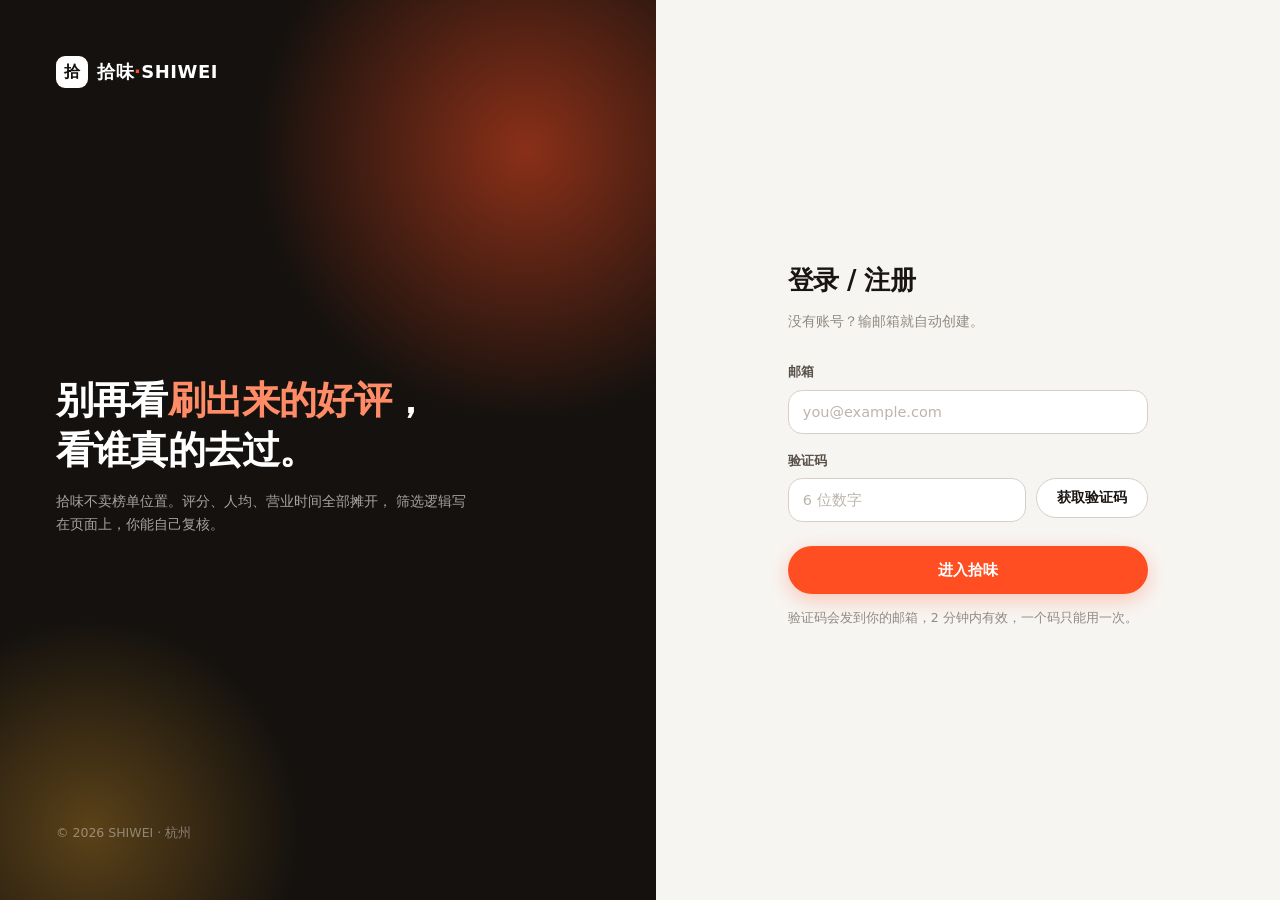
<file: web/login.html>
<!DOCTYPE html>
<html lang="zh-CN">
<head>
  <meta charset="UTF-8" />
  <meta name="viewport" content="width=device-width, initial-scale=1, viewport-fit=cover" />
  <title>登录 · 拾味 SHIWEI</title>
  <link rel="icon" href="favicon.ico" />
  <link rel="stylesheet" href="css/app.css" />
</head>
<body>
  <div class="auth">
    <!-- 左：品牌区 -->
    <aside class="auth__side">
      <a class="brand" href="index.html" style="color:#fff">
        <span class="brand__mark" style="background:#fff;color:#14110e">拾</span>
        <span class="brand__name">拾味<em>·</em>SHIWEI</span>
      </a>

      <div>
        <p class="auth__quote">
          别再看<em>刷出来的好评</em>，<br />
          看谁真的去过。
        </p>
        <p class="auth__note">
          拾味不卖榜单位置。评分、人均、营业时间全部摊开，
          筛选逻辑写在页面上，你能自己复核。
        </p>
      </div>

      <div style="font-size:12.5px;color:rgba(255,255,255,.4)">
        © 2026 SHIWEI · 杭州
      </div>
    </aside>

    <!-- 右：表单 -->
    <main class="auth__main">
      <div class="auth__box">
        <h1 class="auth__title">登录 / 注册</h1>
        <p class="auth__sub">没有账号？输邮箱就自动创建。</p>

        <form id="form" novalidate>
          <div class="field">
            <label class="field__label" for="email">邮箱</label>
            <input class="input" id="email" type="email"
                   placeholder="you@example.com" autocomplete="email" />
          </div>

          <div class="field">
            <label class="field__label" for="code">验证码</label>
            <div class="input-group">
              <input class="input" id="code" type="text" inputmode="numeric" maxlength="6"
                     placeholder="6 位数字" autocomplete="one-time-code" />
              <button class="btn btn--ghost" type="button" id="send" style="flex:none;min-width:112px">
                获取验证码
              </button>
            </div>
          </div>

          <button class="btn btn--primary btn--lg btn--block" type="submit" id="submit"
                  style="margin-top:24px">
            进入拾味
          </button>
        </form>

        <p class="auth__hint" id="hint">
          验证码会发到你的邮箱，2 分钟内有效，一个码只能用一次。
        </p>
      </div>
    </main>
  </div>

  <script src="js/api.js"></script>
  <script src="js/ui.js"></script>
  <script>
    (() => {
      const $email = document.getElementById('email');
      const $code = document.getElementById('code');
      const $send = document.getElementById('send');
      const $submit = document.getElementById('submit');
      const $hint = document.getElementById('hint');

      let countdown = 0;
      let timer = null;

      function validEmail(e) {
        return /^[^\s@]+@[^\s@]+\.[^\s@]+$/.test(e);
      }

      /* ---------- 发送验证码 ---------- */

      $send.onclick = async () => {
        const email = $email.value.trim();
        if (!validEmail(email)) {
          UI.toast('邮箱格式不对', 'err');
          $email.focus();
          return;
        }

        $send.disabled = true;
        $send.textContent = '发送中…';

        try {
          const res = await API.User.sendCode(email);

          // 后端在开发环境会把验证码带回来，方便本地自测
          if (res.data && res.data.code) {
            $code.value = res.data.code;
            $hint.innerHTML =
              '开发环境已自动填入验证码 <code>' + UI.esc(res.data.code) + '</code>' +
              '（生产环境不会返回）';
          } else {
            UI.toast('验证码已发到邮箱', 'ok');
            $hint.textContent = '验证码已发到 ' + email + '，2 分钟内有效。收不到就翻一下垃圾箱。';
          }

          countdown = 60;
          tick();
        } catch (e) {
          UI.toast(e.message, 'err');
          $send.disabled = false;
          $send.textContent = '获取验证码';
        }
      };

      function tick() {
        clearInterval(timer);
        if (countdown <= 0) {
          $send.disabled = false;
          $send.textContent = '重新获取';
          return;
        }
        $send.textContent = countdown + 's';
        timer = setInterval(() => {
          countdown -= 1;
          if (countdown <= 0) {
            clearInterval(timer);
            $send.disabled = false;
            $send.textContent = '重新获取';
          } else {
            $send.textContent = countdown + 's';
          }
        }, 1000);
      }

      /* ---------- 登录 ---------- */

      document.getElementById('form').onsubmit = async (e) => {
        e.preventDefault();

        const email = $email.value.trim();
        const code = $code.value.trim();

        if (!validEmail(email)) return UI.toast('邮箱格式不对', 'err');
        if (code.length !== 6) return UI.toast('验证码是 6 位', 'err');

        $submit.disabled = true;
        $submit.textContent = '登录中…';

        try {
          const res = await API.User.login(email, code);
          const data = res.data || {};

          // 后端直接返回 token 字符串，也可能返回 {token}
          const token = typeof data === 'string' ? data : data.token;
          API.setSession(token, data.user || null);

          // 拉一次 /me 确保用户信息进本地
          try {
            const me = await API.User.me();
            if (me.data) API.setUser(me.data);
          } catch (err) {
            /* 失败也不影响跳转 */
          }

          UI.toast('欢迎回来', 'ok');
          const back = UI.param('back');
          setTimeout(() => {
            location.href = back || 'index.html';
          }, 320);
        } catch (err) {
          UI.toast(err.message, 'err');
          $submit.disabled = false;
          $submit.textContent = '进入拾味';
        }
      };

      /* 已登录直接走 */
      if (API.isLogin()) {
        const back = UI.param('back');
        location.replace(back || 'index.html');
      }
    })();
  </script>
</body>
</html>
</file>
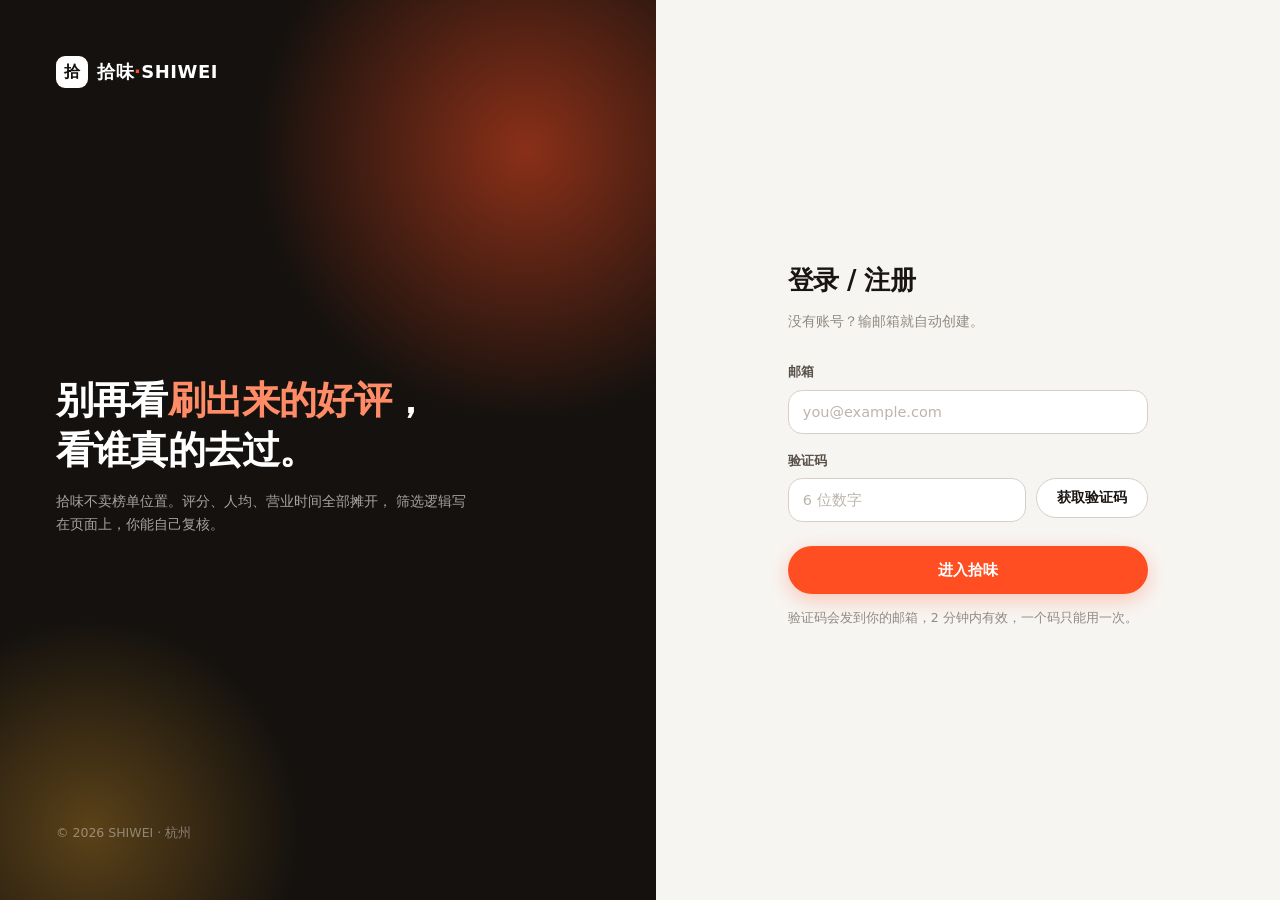
<file: web/me.html>
<!DOCTYPE html>
<html lang="zh-CN">
<head>
  <meta charset="UTF-8" />
  <meta name="viewport" content="width=device-width, initial-scale=1, viewport-fit=cover" />
  <title>我的 · 拾味 SHIWEI</title>
  <link rel="icon" href="favicon.ico" />
  <link rel="stylesheet" href="css/app.css" />
</head>
<body>
  <div id="app-header"></div>

  <main class="page">
    <div class="wrap" id="root">
      <div class="panel">
        <div class="sk sk-line" style="width:40%"></div>
      </div>
    </div>
  </main>

  <div id="app-footer"></div>

  <script src="js/api.js"></script>
  <script src="js/ui.js"></script>
  <script>
    (() => {
      const $root = document.getElementById('root');
      let me = null;
      let notes = [];
      let signDays = 0;

      function render() {
        const avatar = me.icon || UI.DEFAULT_AVATAR;

        const noteCards = notes.length
          ? notes
              .map((b) => {
                const img = UI.firstImage(b.images);
                return (
                  '<a class="note" href="note.html?id=' + b.id + '">' +
                    '<div class="note__media">' +
                      (img
                        ? '<img src="' + UI.esc(img) + '" alt="" loading="lazy" ' +
                          'referrerpolicy="no-referrer" ' +
                          'onerror="this.style.display=\'none\';this.nextElementSibling.style.display=\'grid\'" />' +
                          '<div class="shop__ph" style="display:none">' + UI.esc((b.title || '记').slice(0, 1)) + '</div>'
                        : '<div class="shop__ph">' + UI.esc((b.title || '记').slice(0, 1)) + '</div>') +
                    '</div>' +
                    '<div class="note__body">' +
                      '<h3 class="note__title">' + UI.esc(b.title || '无标题') + '</h3>' +
                      '<div class="note__foot">' +
                        '<span>' + UI.timeAgo(b.createTime) + '</span>' +
                        '<span class="like">' + UI.icons.heart + UI.sold(b.liked) + '</span>' +
                      '</div>' +
                    '</div>' +
                  '</a>'
                );
              })
              .join('')
          : UI.empty('还没写过笔记', '吃过好东西，值得记下来');

        $root.innerHTML =
          '<div class="panel">' +
            '<div class="between" style="flex-wrap:wrap;gap:16px">' +
              '<div class="profile">' +
                '<img class="avatar avatar--lg" src="' + UI.esc(avatar) + '" alt="头像" ' +
                'onerror="this.src=\'' + UI.DEFAULT_AVATAR + '\'" />' +
                '<div>' +
                  '<h1 class="profile__name">' + UI.esc(me.nickName || '未命名') + '</h1>' +
                  '<p class="profile__meta">ID ' + UI.esc(me.id) + ' · 拾味用户</p>' +
                '</div>' +
              '</div>' +
              '<div class="row">' +
                '<a class="btn btn--ghost btn--sm" href="note-edit.html">写笔记</a>' +
                '<button class="btn btn--ghost btn--sm" id="logout">退出登录</button>' +
              '</div>' +
            '</div>' +

            '<div class="stats" style="margin-top:22px">' +
              '<div class="stat">' +
                '<div class="stat__n" style="color:var(--brand)">' + signDays + '</div>' +
                '<div class="stat__l">连续签到（天）</div>' +
              '</div>' +
              '<div class="stat">' +
                '<div class="stat__n">' + notes.length + '</div>' +
                '<div class="stat__l">写过的笔记</div>' +
              '</div>' +
              '<div class="stat">' +
                '<div class="stat__n" style="font-size:15px;padding-top:4px">' +
                  (window.__wsState === 'open' ? '已连接' : '未连接') +
                '</div>' +
                '<div class="stat__l">实时通知</div>' +
              '</div>' +
            '</div>' +
          '</div>' +

          '<div class="sec-head">' +
            '<div>' +
              '<h2 class="sec-head__title">我的笔记</h2>' +
              '<p class="sec-head__desc">你写过的探店记录</p>' +
            '</div>' +
          '</div>' +
          '<div class="notes">' + noteCards + '</div>';

        document.getElementById('logout').onclick = async () => {
          try {
            await API.User.logout();
          } catch (e) {
            /* token 已经失效也无所谓，本地照清 */
          }
          API.clearSession();
          API.ws.close();
          location.href = 'index.html';
        };
      }

      /* ---------- 启动 ---------- */

      if (!API.isLogin()) {
        UI.requireLogin();
        return;
      }

      UI.mountHeader('me');
      UI.mountFooter();

      (async () => {
        try {
          const [meRes, notesRes, signRes] = await Promise.all([
            API.User.me(),
            API.Blog.mine(1).catch(() => ({ data: [] })),
            API.User.signCount().catch(() => ({ data: 0 })),
          ]);

          me = meRes.data;
          if (!me) {
            API.clearSession();
            UI.requireLogin();
            return;
          }
          API.setUser(me);

          const page = API.normalizePage(notesRes);
          notes = page.records || [];
          signDays = Number(signRes.data) || 0;

          render();

          // WS 状态变化后刷新那格显示
          UI.bindSeckillPush((msg) => {
            if (msg.type === 'seckill_result') {
              UI.toast(
                (msg.success ? '秒杀成功：' : '秒杀失败：') + (msg.msg || ''),
                msg.success ? 'ok' : 'err'
              );
            }
          });
          setInterval(() => {
            const el = document.querySelectorAll('.stat__n')[2];
            if (el) el.textContent = window.__wsState === 'open' ? '已连接' : '未连接';
          }, 1000);
        } catch (e) {
          $root.innerHTML = UI.empty('没加载出来', e.message);
        }
      })();
    })();
    </script>
</body>
</html>
</file>
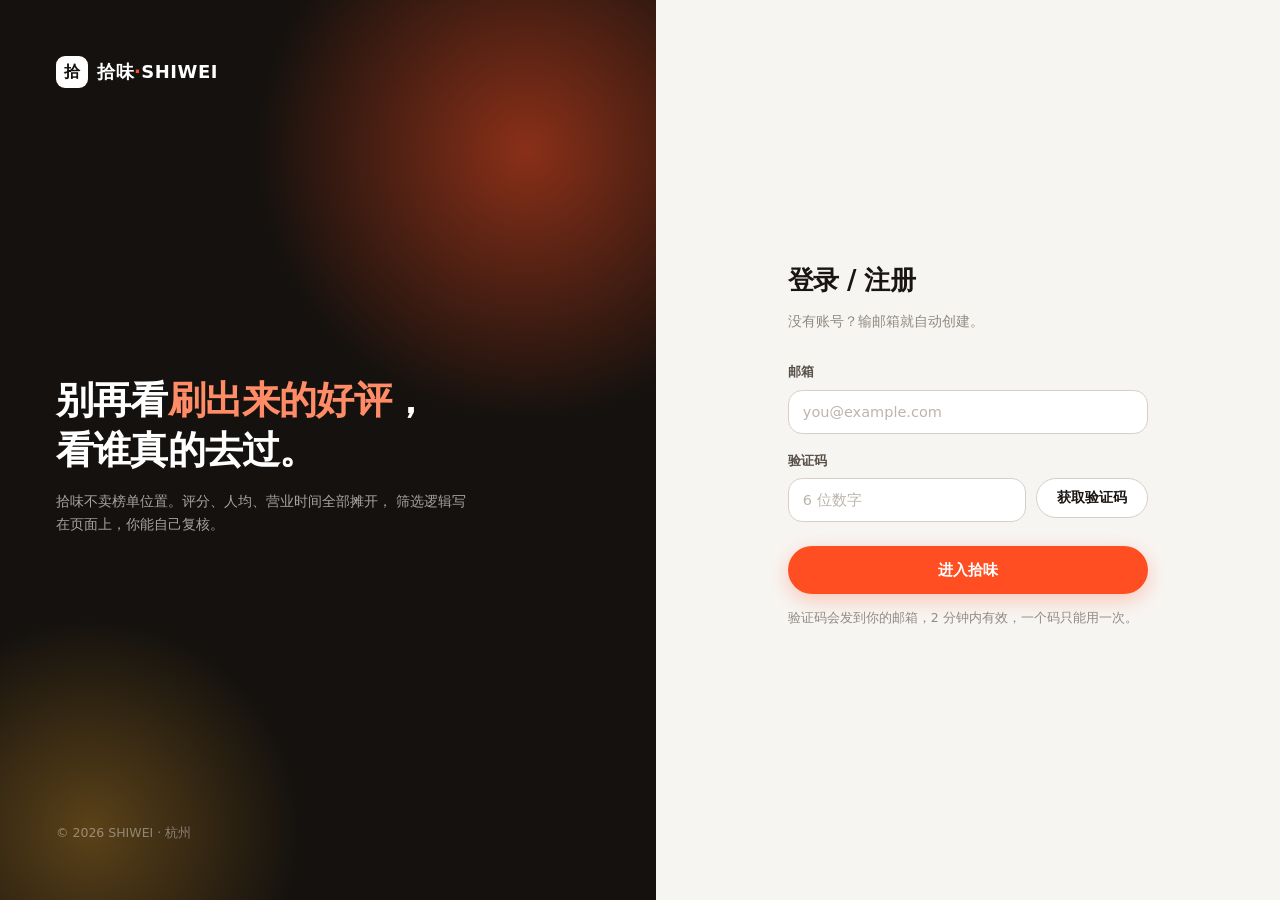
<file: web/note-edit.html>
<!DOCTYPE html>
<html lang="zh-CN">
<head>
  <meta charset="UTF-8" />
  <meta name="viewport" content="width=device-width, initial-scale=1, viewport-fit=cover" />
  <title>写笔记 · 拾味 SHIWEI</title>
  <link rel="icon" href="favicon.ico" />
  <link rel="stylesheet" href="css/app.css" />
  <style>
    .editor {
      max-width: 720px;
      margin: 0 auto;
    }
    .editor__head {
      margin-bottom: 26px;
    }
    .editor__title {
      font-size: 26px;
      font-weight: 800;
      letter-spacing: -0.6px;
      margin: 0 0 6px;
    }
    .shots {
      display: grid;
      grid-template-columns: repeat(4, 1fr);
      gap: 10px;
    }
    .shot {
      position: relative;
      aspect-ratio: 1;
      border-radius: var(--r-md);
      overflow: hidden;
      background: var(--surface-2);
      border: 1px solid var(--line);
    }
    .shot img {
      width: 100%;
      height: 100%;
      object-fit: cover;
    }
    .shot__del {
      position: absolute;
      top: 6px;
      right: 6px;
      width: 22px;
      height: 22px;
      border-radius: 50%;
      background: rgba(25, 21, 18, 0.7);
      color: #fff;
      display: grid;
      place-items: center;
      font-size: 13px;
      line-height: 1;
      backdrop-filter: blur(4px);
    }
    .shot--add {
      display: grid;
      place-items: center;
      border: 1px dashed var(--line-strong);
      color: var(--ink-3);
      gap: 4px;
      font-size: 12px;
      cursor: pointer;
      transition: all 0.16s;
    }
    .shot--add:hover {
      border-color: var(--brand);
      color: var(--brand);
      background: var(--brand-soft);
    }
    .shot--busy {
      display: grid;
      place-items: center;
      font-size: 12px;
      color: var(--ink-3);
    }
    .counter {
      text-align: right;
      font-size: 12px;
      color: var(--ink-4);
      font-variant-numeric: tabular-nums;
      margin-top: 6px;
    }
    @media (max-width: 640px) {
      .shots {
        grid-template-columns: repeat(3, 1fr);
      }
    }
  </style>
</head>
<body>
  <div id="app-header"></div>

  <main class="page">
    <div class="wrap">
      <div class="editor">
        <div class="editor__head">
          <h1 class="editor__title">写一篇</h1>
          <p class="muted" style="font-size:14px;margin:0">
            吃过什么、多少钱、值不值。写具体的，别写「yyds」。
          </p>
        </div>

        <!-- 图片 -->
        <div class="field">
          <label class="field__label">照片（最多 9 张，第一张作封面）</label>
          <div class="shots" id="shots"></div>
          <input type="file" id="file" accept="image/*" multiple hidden />
        </div>

        <!-- 标题 -->
        <div class="field">
          <label class="field__label" for="title">标题</label>
          <input class="input" id="title" maxlength="40" placeholder="比如：这家铜锅涮肉，两个人吃到扶墙" />
        </div>

        <!-- 正文 -->
        <div class="field">
          <label class="field__label" for="content">正文</label>
          <textarea class="textarea" id="content" maxlength="2000" rows="7"
                    placeholder="点了什么、味道如何、人均多少、有没有坑…"></textarea>
          <div class="counter"><span id="count">0</span> / 2000</div>
        </div>

        <!-- 关联店铺 -->
        <div class="field">
          <label class="field__label" for="shopId">关联店铺 ID（可选）</label>
          <input class="input" id="shopId" type="number" placeholder="在店铺详情页地址栏能看到，比如 1" />
        </div>

        <div class="row" style="margin-top:26px;gap:12px">
          <button class="btn btn--primary btn--lg" id="publish" style="flex:1">发布</button>
          <button class="btn btn--ghost btn--lg" id="cancel">取消</button>
        </div>
      </div>
    </div>
  </main>

  <div id="app-footer"></div>

  <script src="js/api.js"></script>
  <script src="js/ui.js"></script>
  <script>
    (() => {
      const MAX = 9;
      const images = [];      // 已上传成功的可访问 URL
      let uploading = 0;

      const $shots = document.getElementById('shots');
      const $file = document.getElementById('file');
      const $title = document.getElementById('title');
      const $content = document.getElementById('content');
      const $count = document.getElementById('count');
      const $publish = document.getElementById('publish');

      /* ---------- 图片区 ---------- */

      function renderShots() {
        const thumbs = images
          .map(
            (url, i) =>
              '<div class="shot">' +
                '<img src="' + UI.esc(url) + '" alt="" />' +
                (i === 0 ? '<span class="tag" style="position:absolute;left:6px;bottom:6px">封面</span>' : '') +
                '<button class="shot__del" data-del="' + i + '" title="删除">×</button>' +
              '</div>'
          )
          .join('');

        const busy = uploading
          ? '<div class="shot shot--busy">上传中…</div>'.repeat(uploading)
          : '';

        const add =
          images.length + uploading < MAX
            ? '<div class="shot shot--add" id="add">' + UI.icons.plus + '<span>添加</span></div>'
            : '';

        $shots.innerHTML = thumbs + busy + add;

        const $add = document.getElementById('add');
        if ($add) $add.onclick = () => $file.click();

        $shots.querySelectorAll('[data-del]').forEach((btn) => {
          btn.onclick = () => {
            images.splice(Number(btn.dataset.del), 1);
            renderShots();
          };
        });
      }

      $file.onchange = async () => {
        const files = Array.from($file.files || []);
        $file.value = '';
        if (!files.length) return;

        for (const f of files) {
          if (images.length + uploading >= MAX) {
            UI.toast('最多 ' + MAX + ' 张', 'err');
            break;
          }
          uploading += 1;
          renderShots();
          try {
            const name = await API.upload('/upload/blog', f);
            // 后端返回 /blogs/3/5/uuid.jpg；imgs 是 nginx 上的静态目录
            images.push('imgs' + name);
          } catch (e) {
            UI.toast(e.message, 'err');
          } finally {
            uploading -= 1;
            renderShots();
          }
        }
      };

      /* ---------- 字数 ---------- */

      $content.oninput = () => {
        $count.textContent = $content.value.length;
      };

      /* ---------- 发布 ---------- */

      $publish.onclick = async () => {
        if (!API.isLogin()) return UI.requireLogin();

        const title = $title.value.trim();
        const content = $content.value.trim();
        const shopId = $shopIdValue();

        if (!title) {
          UI.toast('起个标题吧', 'err');
          $title.focus();
          return;
        }
        if (content.length < 10) {
          UI.toast('正文至少写 10 个字', 'err');
          $content.focus();
          return;
        }
        if (uploading) {
          UI.toast('图片还在上传，等等', 'err');
          return;
        }

        $publish.disabled = true;
        $publish.textContent = '发布中…';

        try {
          const res = await API.Blog.publish({
            title,
            content,
            images: images.join(','),
            shopId: shopId || null,
          });
          UI.toast('发布成功', 'ok');
          const id = res.data;
          setTimeout(() => {
            location.href = id ? 'note.html?id=' + id : 'notes.html';
          }, 300);
        } catch (e) {
          UI.toast(e.message, 'err');
          $publish.disabled = false;
          $publish.textContent = '发布';
        }
      };

      function $shopIdValue() {
        const v = document.getElementById('shopId').value.trim();
        return v ? Number(v) : 0;
      }

      document.getElementById('cancel').onclick = () => history.back();

      /* ---------- 启动 ---------- */

      if (!API.isLogin()) {
        UI.requireLogin();
      } else {
        UI.mountHeader('notes');
        UI.mountFooter();
        renderShots();

        const shopId = UI.param('shopId');
        if (shopId) document.getElementById('shopId').value = shopId;
      }
    })();
  </script>
</body>
</html>
</file>
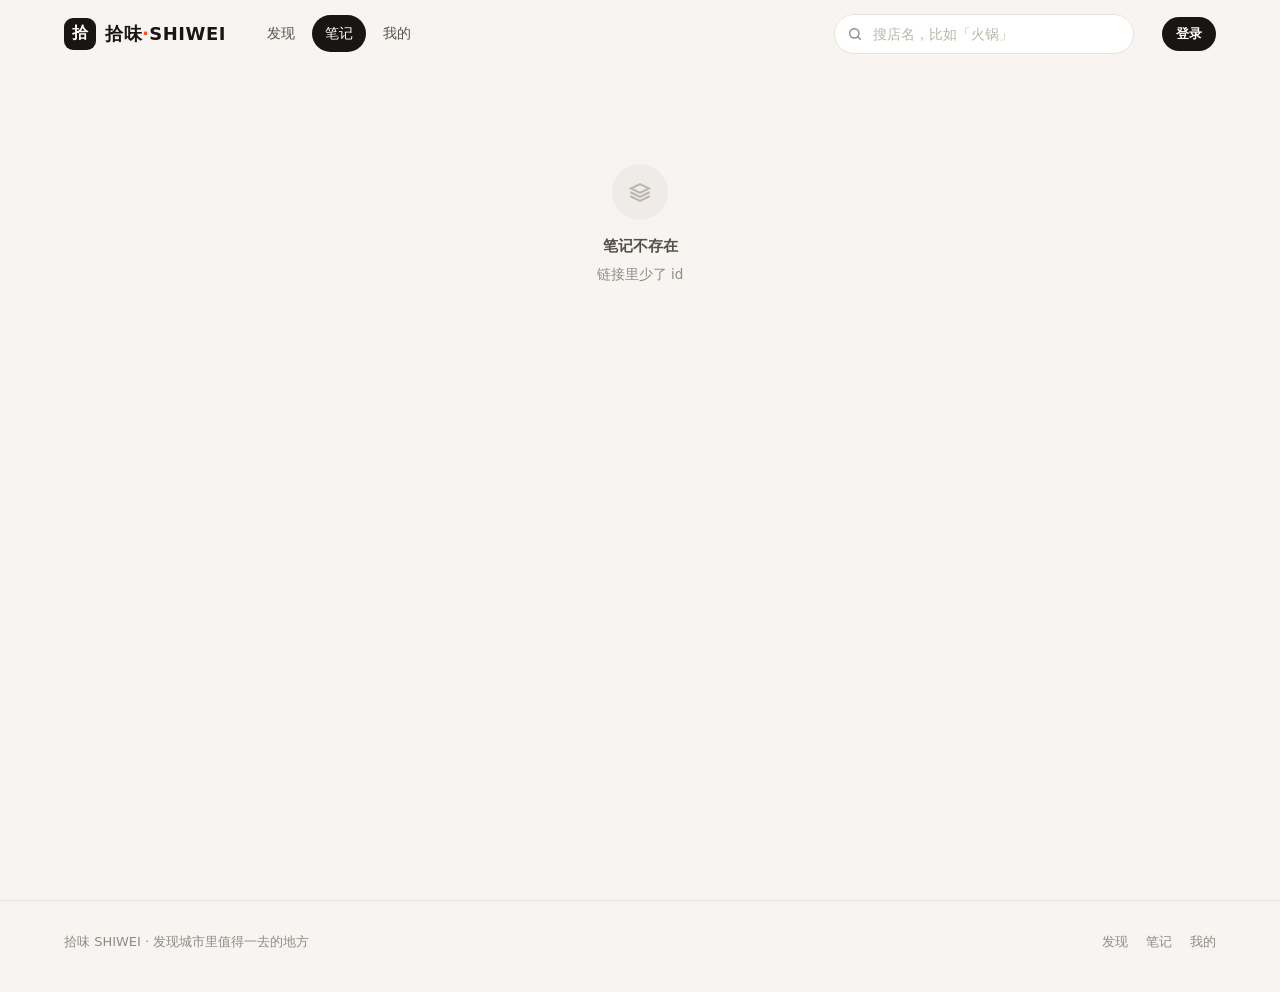
<file: web/note.html>
<!DOCTYPE html>
<html lang="zh-CN">
<head>
  <meta charset="UTF-8" />
  <meta name="viewport" content="width=device-width, initial-scale=1, viewport-fit=cover" />
  <title>笔记 · 拾味 SHIWEI</title>
  <link rel="icon" href="favicon.ico" />
  <link rel="stylesheet" href="css/app.css" />
  <style>
    .article {
      max-width: 720px;
      margin: 0 auto;
    }
    .article__title {
      font-size: clamp(24px, 3.4vw, 34px);
      line-height: 1.24;
      letter-spacing: -0.8px;
      font-weight: 800;
      margin: 22px 0 14px;
    }
    .article__by {
      display: flex;
      align-items: center;
      gap: 10px;
      padding-bottom: 20px;
      border-bottom: 1px solid var(--line);
    }
    .article__by b {
      font-size: 14px;
    }
    .article__by .muted {
      font-size: 12.5px;
    }
    .article__cover {
      border-radius: var(--r-lg);
      overflow: hidden;
      margin-bottom: 8px;
      background: linear-gradient(135deg, #ece7e0, #ded6cc);
    }
    .article__cover img {
      width: 100%;
      max-height: 520px;
      object-fit: cover;
    }
    .article__text {
      font-size: 16px;
      line-height: 1.9;
      color: var(--ink-2);
      white-space: pre-wrap;
      margin: 24px 0;
    }
    .article__gallery {
      display: grid;
      grid-template-columns: repeat(2, 1fr);
      gap: 10px;
      margin: 8px 0 24px;
    }
    .article__gallery img {
      width: 100%;
      border-radius: var(--r-md);
      object-fit: cover;
      aspect-ratio: 4 / 3;
    }
    .likebar {
      display: flex;
      align-items: center;
      gap: 12px;
      padding: 18px 0;
      border-top: 1px solid var(--line);
      border-bottom: 1px solid var(--line);
    }
    .likebtn {
      display: inline-flex;
      align-items: center;
      gap: 7px;
      height: 40px;
      padding: 0 18px;
      border-radius: var(--r-full);
      border: 1px solid var(--line-strong);
      background: var(--surface);
      font-size: 14px;
      font-weight: 600;
      font-variant-numeric: tabular-nums;
      transition: all 0.16s;
    }
    .likebtn:hover {
      border-color: var(--brand);
      color: var(--brand);
    }
    .likebtn.is-on {
      background: var(--brand-soft);
      border-color: var(--brand-soft-2);
      color: var(--brand);
    }
    .likers {
      display: flex;
      align-items: center;
      gap: -8px;
    }
    .likers img {
      width: 28px;
      height: 28px;
      border-radius: 50%;
      border: 2px solid var(--surface);
      margin-left: -8px;
      object-fit: cover;
      background: var(--brand-soft);
    }
    .likers img:first-child {
      margin-left: 0;
    }
  </style>
</head>
<body>
  <div id="app-header"></div>

  <main class="page">
    <div class="wrap">
      <div class="article" id="article">
        <div class="sk sk-line" style="width:30%;height:16px;margin-bottom:20px"></div>
        <div class="sk" style="width:100%;aspect-ratio:4/3;border-radius:20px"></div>
      </div>
    </div>
  </main>

  <div id="app-footer"></div>

  <script src="js/api.js"></script>
  <script src="js/ui.js"></script>
  <script>
    (() => {
      const id = Number(UI.param('id'));
      const $box = document.getElementById('article');
      let blog = null;

      function render() {
        document.title = (blog.title || '笔记') + ' · 拾味 SHIWEI';

        const imgs = UI.imageList(blog.images);
        const cover = imgs[0];
        const rest = imgs.slice(1);
        const liked = blog.isLike === true;

        $box.innerHTML =
          '<div class="article__by" style="border:0;padding:0;margin-bottom:18px">' +
            '<a href="index.html" class="muted" style="font-size:13.5px">← 返回</a>' +
          '</div>' +
          '<h1 class="article__title">' + UI.esc(blog.title || '无标题') + '</h1>' +
          '<div class="article__by">' +
            '<img class="avatar" src="' + UI.esc(blog.icon || UI.DEFAULT_AVATAR) + '" alt="" ' +
            'onerror="this.src=\'' + UI.DEFAULT_AVATAR + '\'" />' +
            '<div style="flex:1;min-width:0">' +
              '<b>' + UI.esc(blog.name || '匿名') + '</b>' +
              '<div class="muted">' + UI.timeAgo(blog.createTime) + '</div>' +
            '</div>' +
            '<button class="btn btn--ghost btn--sm" id="follow">关注</button>' +
          '</div>' +
          (cover
            ? '<div class="article__cover" style="margin-top:20px"><img src="' + UI.esc(cover) +
              '" alt="" referrerpolicy="no-referrer" onerror="this.remove()" /></div>'
            : '') +
          '<div class="article__text">' + UI.esc(blog.content || '') + '</div>' +
          (rest.length
            ? '<div class="article__gallery">' +
              rest.map((u) => '<img src="' + UI.esc(u) + '" alt="" loading="lazy" ' +
                'referrerpolicy="no-referrer" onerror="this.remove()" />').join('') +
              '</div>'
            : '') +
          '<div class="likebar">' +
            '<button class="likebtn ' + (liked ? 'is-on' : '') + '" id="like">' +
              (liked ? UI.icons.heartFill : UI.icons.heart) +
              '<span>' + UI.sold(blog.liked) + '</span>' +
            '</button>' +
            '<div class="likers" id="likers"></div>' +
          '</div>';

        // 点赞
        const $like = document.getElementById('like');
        $like.onclick = async () => {
          if (!UI.requireLogin()) return;
          const on = $like.classList.contains('is-on');
          const n = Number($like.querySelector('span').textContent) || 0;
          $like.classList.toggle('is-on', !on);
          $like.querySelector('svg').outerHTML = on ? UI.icons.heart : UI.icons.heartFill;
          $like.querySelector('span').textContent = String(on ? Math.max(n - 1, 0) : n + 1);
          try {
            await API.Blog.like(blog.id);
          } catch (e) {
            UI.toast(e.message, 'err');
            $like.classList.toggle('is-on', on);
            $like.querySelector('svg').outerHTML = on ? UI.icons.heartFill : UI.icons.heart;
            $like.querySelector('span').textContent = String(n);
          }
        };

        // 关注
        const $follow = document.getElementById('follow');
        if (!blog.userId) {
          $follow.style.display = 'none';
        } else {
          API.Follow.isFollow(blog.userId)
            .then((res) => setFollow(res.data === true))
            .catch(() => {});

          $follow.onclick = async () => {
            if (!UI.requireLogin()) return;
            const on = $follow.dataset.on === '1';
            try {
              await API.Follow.follow(blog.userId, !on);
              setFollow(!on);
            } catch (e) {
              UI.toast(e.message, 'err');
            }
          };
        }

        function setFollow(on) {
          $follow.dataset.on = on ? '1' : '0';
          $follow.textContent = on ? '已关注' : '关注';
          $follow.className = on ? 'btn btn--ghost btn--sm' : 'btn btn--dark btn--sm';
        }

        // 点赞的人（后端只返回前 5 个）
        API.Blog.likes(blog.id)
          .then((res) => {
            const users = res.data || [];
            if (!users.length) return;
            document.getElementById('likers').innerHTML = users
              .map((u) =>
                '<img src="' + UI.esc(u.icon || UI.DEFAULT_AVATAR) + '" alt="' + UI.esc(u.nickName || '') +
                '" title="' + UI.esc(u.nickName || '') + '" onerror="this.src=\'' + UI.DEFAULT_AVATAR + '\'" />'
              )
              .join('');
          })
          .catch(() => {});
      }

      UI.mountHeader('notes');
      UI.mountFooter();

      (async () => {
        if (!id) {
          $box.innerHTML = UI.empty('笔记不存在', '链接里少了 id');
          return;
        }
        try {
          const res = await API.Blog.detail(id);
          blog = res.data;
          if (!blog) {
            $box.innerHTML = UI.empty('笔记不存在', '可能被删了');
            return;
          }
          render();
        } catch (e) {
          $box.innerHTML = UI.empty('没加载出来', e.message);
        }
      })();
    })();
  </script>
</body>
</html>
</file>
<file: web/css/app.css>
/* ==========================================================================
   拾味 SHIWEI — 设计系统
   零依赖，单文件。修改品牌色只需要改 :root 里的 --brand。
   ========================================================================== */

:root {
  /* 底色与表面 */
  --bg: #f7f5f2;
  --surface: #ffffff;
  --surface-2: #fbfaf8;

  /* 文字 */
  --ink: #191512;
  --ink-2: #574f47;
  --ink-3: #918a82;
  --ink-4: #bcb5ac;

  /* 线条 */
  --line: #e8e2da;
  --line-strong: #d8d0c6;

  /* 品牌色 */
  --brand: #ff4e22;
  --brand-ink: #d63a12;
  --brand-soft: #fff1ec;
  --brand-soft-2: #ffe3d9;

  /* 辅助色 */
  --gold: #f0a72e;
  --green: #1f8a5b;
  --green-soft: #e8f6ef;

  /* 圆角 */
  --r-sm: 10px;
  --r-md: 14px;
  --r-lg: 20px;
  --r-xl: 28px;
  --r-full: 999px;

  /* 阴影 */
  --sh-1: 0 1px 2px rgba(25, 21, 18, 0.04), 0 4px 12px rgba(25, 21, 18, 0.04);
  --sh-2: 0 2px 6px rgba(25, 21, 18, 0.06), 0 12px 32px rgba(25, 21, 18, 0.08);
  --sh-brand: 0 6px 20px rgba(255, 78, 34, 0.28);

  /* 排版 */
  --font: "PingFang SC", "HarmonyOS Sans SC", "Source Han Sans SC",
    "Microsoft YaHei", system-ui, -apple-system, sans-serif;

  --header-h: 68px;
  --page: 1200px;
}

* {
  box-sizing: border-box;
}

html,
body {
  margin: 0;
  padding: 0;
}

body {
  background: var(--bg);
  color: var(--ink);
  font-family: var(--font);
  font-size: 15px;
  line-height: 1.65;
  -webkit-font-smoothing: antialiased;
  text-rendering: optimizeLegibility;
}

a {
  color: inherit;
  text-decoration: none;
}

img {
  display: block;
  max-width: 100%;
}

button,
input,
textarea,
select {
  font-family: inherit;
  font-size: inherit;
  color: inherit;
}

button {
  cursor: pointer;
  border: none;
  background: none;
}

::selection {
  background: var(--brand-soft-2);
}

/* ---------- 布局 ---------- */

.wrap {
  width: 100%;
  max-width: var(--page);
  margin: 0 auto;
  padding: 0 24px;
}

.page {
  padding: calc(var(--header-h) + 32px) 0 72px;
  min-height: 100vh;
}

/* ---------- 顶部导航 ---------- */

.hd {
  position: fixed;
  inset: 0 0 auto 0;
  height: var(--header-h);
  z-index: 100;
  background: rgba(247, 245, 242, 0.82);
  backdrop-filter: saturate(180%) blur(14px);
  -webkit-backdrop-filter: saturate(180%) blur(14px);
  border-bottom: 1px solid transparent;
  transition: border-color 0.2s, background 0.2s;
}

.hd.is-stuck {
  border-bottom-color: var(--line);
  background: rgba(247, 245, 242, 0.94);
}

.hd__inner {
  height: 100%;
  display: flex;
  align-items: center;
  gap: 28px;
}

.brand {
  display: flex;
  align-items: center;
  gap: 9px;
  flex: none;
}

.brand__mark {
  width: 32px;
  height: 32px;
  border-radius: 9px;
  background: var(--ink);
  color: #fff;
  display: grid;
  place-items: center;
  font-weight: 700;
  font-size: 16px;
  letter-spacing: -0.5px;
}

.brand__name {
  font-size: 18px;
  font-weight: 700;
  letter-spacing: 0.5px;
}

.brand__name em {
  font-style: normal;
  color: var(--brand);
}

.nav {
  display: flex;
  align-items: center;
  gap: 4px;
  flex: none;
}

.nav a {
  padding: 7px 13px;
  border-radius: var(--r-full);
  font-size: 14px;
  color: var(--ink-2);
  font-weight: 500;
  transition: background 0.16s, color 0.16s;
}

.nav a:hover {
  background: rgba(25, 21, 18, 0.05);
  color: var(--ink);
}

.nav a.is-on {
  background: var(--ink);
  color: #fff;
}

.hd__spacer {
  flex: 1;
}

.search {
  position: relative;
  flex: 0 1 300px;
}

.search svg {
  position: absolute;
  left: 13px;
  top: 50%;
  transform: translateY(-50%);
  color: var(--ink-3);
  pointer-events: none;
}

.search input {
  width: 100%;
  height: 40px;
  padding: 0 14px 0 38px;
  border-radius: var(--r-full);
  border: 1px solid var(--line);
  background: var(--surface);
  outline: none;
  font-size: 14px;
  transition: border-color 0.16s, box-shadow 0.16s;
}

.search input::placeholder {
  color: var(--ink-4);
}

.search input:focus {
  border-color: var(--ink-3);
  box-shadow: 0 0 0 3px rgba(25, 21, 18, 0.05);
}

.hd__user {
  display: flex;
  align-items: center;
  gap: 10px;
  flex: none;
}

.avatar {
  width: 36px;
  height: 36px;
  border-radius: 50%;
  object-fit: cover;
  background: var(--brand-soft);
  border: 1px solid var(--line);
  flex: none;
}

.avatar--sm {
  width: 28px;
  height: 28px;
}

.avatar--lg {
  width: 72px;
  height: 72px;
}

/* ---------- 按钮 ---------- */

.btn {
  display: inline-flex;
  align-items: center;
  justify-content: center;
  gap: 7px;
  height: 40px;
  padding: 0 20px;
  border-radius: var(--r-full);
  font-size: 14px;
  font-weight: 600;
  white-space: nowrap;
  transition: transform 0.12s, background 0.16s, box-shadow 0.16s, color 0.16s;
}

.btn:active {
  transform: scale(0.97);
}

.btn:disabled {
  opacity: 0.45;
  cursor: not-allowed;
  transform: none !important;
}

.btn--primary {
  background: var(--brand);
  color: #fff;
  box-shadow: var(--sh-brand);
}

.btn--primary:hover:not(:disabled) {
  background: var(--brand-ink);
}

.btn--dark {
  background: var(--ink);
  color: #fff;
}

.btn--dark:hover:not(:disabled) {
  background: #322b25;
}

.btn--ghost {
  background: var(--surface);
  color: var(--ink);
  border: 1px solid var(--line-strong);
}

.btn--ghost:hover:not(:disabled) {
  border-color: var(--ink-3);
  background: var(--surface-2);
}

.btn--sm {
  height: 34px;
  padding: 0 14px;
  font-size: 13px;
}

.btn--lg {
  height: 48px;
  padding: 0 28px;
  font-size: 15px;
}

.btn--block {
  width: 100%;
}

/* ---------- 卡片 / 通用容器 ---------- */

.card {
  background: var(--surface);
  border: 1px solid var(--line);
  border-radius: var(--r-lg);
  overflow: hidden;
}

.panel {
  background: var(--surface);
  border: 1px solid var(--line);
  border-radius: var(--r-lg);
  padding: 24px;
}

/* ---------- 首页 hero ---------- */

.hero {
  padding: 18px 0 30px;
}

.hero__eyebrow {
  display: inline-flex;
  align-items: center;
  gap: 7px;
  font-size: 12.5px;
  font-weight: 600;
  letter-spacing: 0.08em;
  text-transform: uppercase;
  color: var(--brand);
  background: var(--brand-soft);
  padding: 5px 12px;
  border-radius: var(--r-full);
  margin-bottom: 18px;
}

.hero__title {
  margin: 0;
  font-size: clamp(30px, 4.2vw, 46px);
  line-height: 1.15;
  letter-spacing: -1px;
  font-weight: 800;
}

.hero__title em {
  font-style: normal;
  color: var(--brand);
}

.hero__sub {
  margin: 14px 0 0;
  font-size: 16px;
  color: var(--ink-2);
  max-width: 560px;
}

/* ---------- 分类 ---------- */

.cats {
  display: flex;
  gap: 10px;
  overflow-x: auto;
  padding: 4px 0 18px;
  scrollbar-width: none;
}

.cats::-webkit-scrollbar {
  display: none;
}

.cat {
  flex: none;
  display: inline-flex;
  align-items: center;
  gap: 8px;
  height: 42px;
  padding: 0 18px;
  border-radius: var(--r-full);
  background: var(--surface);
  border: 1px solid var(--line);
  font-size: 14px;
  font-weight: 500;
  color: var(--ink-2);
  transition: all 0.16s;
}

.cat:hover {
  border-color: var(--line-strong);
  color: var(--ink);
}

.cat.is-on {
  background: var(--ink);
  border-color: var(--ink);
  color: #fff;
}

.cat__icon {
  width: 22px;
  height: 22px;
  border-radius: 6px;
  object-fit: cover;
}

/* ---------- 区块标题 ---------- */

.sec-head {
  display: flex;
  align-items: flex-end;
  justify-content: space-between;
  gap: 16px;
  margin: 26px 0 18px;
}

.sec-head__title {
  margin: 0;
  font-size: 22px;
  font-weight: 700;
  letter-spacing: -0.3px;
}

.sec-head__desc {
  margin: 3px 0 0;
  font-size: 13.5px;
  color: var(--ink-3);
}

/* ---------- 排序 tabs ---------- */

.tabs {
  display: inline-flex;
  padding: 3px;
  background: rgba(25, 21, 18, 0.05);
  border-radius: var(--r-full);
  gap: 2px;
}

.tabs button {
  height: 34px;
  padding: 0 16px;
  border-radius: var(--r-full);
  font-size: 13.5px;
  font-weight: 500;
  color: var(--ink-2);
  transition: all 0.16s;
}

.tabs button.is-on {
  background: var(--surface);
  color: var(--ink);
  font-weight: 600;
  box-shadow: var(--sh-1);
}

/* ---------- 店铺卡片网格 ---------- */

.grid {
  display: grid;
  grid-template-columns: repeat(3, 1fr);
  gap: 22px;
}

.shop {
  display: flex;
  flex-direction: column;
  background: var(--surface);
  border: 1px solid var(--line);
  border-radius: var(--r-lg);
  overflow: hidden;
  transition: transform 0.22s cubic-bezier(0.2, 0.8, 0.3, 1), box-shadow 0.22s,
    border-color 0.22s;
}

.shop:hover {
  transform: translateY(-3px);
  box-shadow: var(--sh-2);
  border-color: var(--line-strong);
}

.shop__media {
  position: relative;
  aspect-ratio: 16 / 10;
  background: linear-gradient(135deg, #ece7e0, #e0d9d1);
  overflow: hidden;
}

.shop__img {
  width: 100%;
  height: 100%;
  object-fit: cover;
  transition: transform 0.5s cubic-bezier(0.2, 0.8, 0.3, 1);
}

.shop:hover .shop__img {
  transform: scale(1.045);
}

/* 图片加载失败时的占位：店名首字 + 渐变 */
.shop__ph {
  position: absolute;
  inset: 0;
  display: grid;
  place-items: center;
  font-size: 40px;
  font-weight: 800;
  color: rgba(255, 255, 255, 0.9);
  background: linear-gradient(135deg, #c8b8a6, #a89684);
  letter-spacing: 2px;
}

.shop__score {
  position: absolute;
  top: 12px;
  right: 12px;
  display: inline-flex;
  align-items: center;
  gap: 4px;
  height: 26px;
  padding: 0 9px;
  border-radius: var(--r-full);
  background: rgba(25, 21, 18, 0.62);
  backdrop-filter: blur(6px);
  color: #fff;
  font-size: 12.5px;
  font-weight: 700;
  font-variant-numeric: tabular-nums;
}

.shop__score svg {
  color: var(--gold);
}

.shop__body {
  padding: 14px 16px 16px;
  display: flex;
  flex-direction: column;
  gap: 6px;
  flex: 1;
}

.shop__name {
  font-size: 16px;
  font-weight: 700;
  letter-spacing: -0.2px;
  overflow: hidden;
  text-overflow: ellipsis;
  white-space: nowrap;
}

.shop__meta {
  display: flex;
  align-items: center;
  gap: 8px;
  font-size: 13px;
  color: var(--ink-3);
  font-variant-numeric: tabular-nums;
}

.shop__meta .dot {
  width: 3px;
  height: 3px;
  border-radius: 50%;
  background: var(--ink-4);
  flex: none;
}

.shop__price {
  color: var(--brand);
  font-weight: 700;
}

.shop__foot {
  margin-top: auto;
  padding-top: 10px;
  display: flex;
  align-items: center;
  justify-content: space-between;
  font-size: 12.5px;
  color: var(--ink-4);
}

.tag {
  display: inline-flex;
  align-items: center;
  height: 22px;
  padding: 0 8px;
  border-radius: 6px;
  background: var(--brand-soft);
  color: var(--brand);
  font-size: 11.5px;
  font-weight: 600;
}

.tag--gray {
  background: rgba(25, 21, 18, 0.05);
  color: var(--ink-2);
}

.tag--green {
  background: var(--green-soft);
  color: var(--green);
}

/* ---------- 骨架屏 ---------- */

.sk {
  background: linear-gradient(90deg, #eee9e3 25%, #f6f3ef 37%, #eee9e3 63%);
  background-size: 400% 100%;
  animation: sk 1.3s ease infinite;
}

@keyframes sk {
  0% {
    background-position: 100% 50%;
  }
  100% {
    background-position: 0 50%;
  }
}

.sk-card {
  border-radius: var(--r-lg);
  overflow: hidden;
  border: 1px solid var(--line);
  background: var(--surface);
}

.sk-card__media {
  aspect-ratio: 16 / 10;
}

.sk-card__body {
  padding: 14px 16px 18px;
  display: grid;
  gap: 9px;
}

.sk-line {
  height: 12px;
  border-radius: 6px;
}

/* ---------- 空态 ---------- */

.empty {
  padding: 64px 20px;
  text-align: center;
  color: var(--ink-3);
}

.empty__icon {
  width: 56px;
  height: 56px;
  margin: 0 auto 14px;
  border-radius: 50%;
  display: grid;
  place-items: center;
  background: rgba(25, 21, 18, 0.04);
  color: var(--ink-4);
}

.empty__title {
  font-size: 15px;
  font-weight: 600;
  color: var(--ink-2);
  margin: 0 0 4px;
}

.empty__desc {
  font-size: 13.5px;
  margin: 0;
}

/* ---------- 详情页 ---------- */

.hero-shot {
  position: relative;
  border-radius: var(--r-xl);
  overflow: hidden;
  aspect-ratio: 21 / 8;
  background: linear-gradient(135deg, #ece7e0, #ddd5cb);
}

.hero-shot__img {
  width: 100%;
  height: 100%;
  object-fit: cover;
}

.hero-shot::after {
  content: "";
  position: absolute;
  inset: 0;
  background: linear-gradient(180deg, rgba(0, 0, 0, 0) 40%, rgba(0, 0, 0, 0.55));
}

.hero-shot__cap {
  position: absolute;
  left: 28px;
  right: 28px;
  bottom: 24px;
  z-index: 2;
  color: #fff;
}

.hero-shot__name {
  font-size: clamp(24px, 3vw, 34px);
  font-weight: 800;
  letter-spacing: -0.6px;
  margin: 0;
  text-shadow: 0 2px 16px rgba(0, 0, 0, 0.25);
}

.hero-shot__meta {
  display: flex;
  flex-wrap: wrap;
  align-items: center;
  gap: 10px;
  margin-top: 8px;
  font-size: 13.5px;
  opacity: 0.94;
}

.stars {
  display: inline-flex;
  gap: 2px;
  color: var(--gold);
}

.detail-2col {
  display: grid;
  grid-template-columns: minmax(0, 1fr) 340px;
  gap: 24px;
  align-items: start;
  margin-top: 24px;
}

.kv {
  display: grid;
  grid-template-columns: 64px 1fr;
  gap: 10px 14px;
  font-size: 14px;
}

.kv dt {
  color: var(--ink-3);
}

.kv dd {
  margin: 0;
  color: var(--ink);
}

/* ---------- 优惠券 ---------- */

.voucher {
  display: flex;
  gap: 14px;
  padding: 16px;
  border: 1px solid var(--line);
  border-radius: var(--r-md);
  background: var(--surface);
  transition: border-color 0.16s, box-shadow 0.16s;
}

.voucher + .voucher {
  margin-top: 12px;
}

.voucher:hover {
  border-color: var(--brand-soft-2);
  box-shadow: var(--sh-1);
}

.voucher__left {
  flex: none;
  width: 88px;
  display: flex;
  flex-direction: column;
  align-items: center;
  justify-content: center;
  border-right: 1px dashed var(--line-strong);
  padding-right: 14px;
}

.voucher__pay {
  font-size: 22px;
  font-weight: 800;
  color: var(--brand);
  font-variant-numeric: tabular-nums;
  letter-spacing: -0.5px;
}

.voucher__pay small {
  font-size: 12px;
  font-weight: 600;
}

.voucher__off {
  font-size: 11.5px;
  color: var(--ink-3);
  margin-top: 2px;
}

.voucher__body {
  flex: 1;
  min-width: 0;
}

.voucher__title {
  font-size: 15px;
  font-weight: 700;
  margin: 0;
}

.voucher__sub {
  font-size: 12.5px;
  color: var(--ink-3);
  margin: 3px 0 0;
  overflow: hidden;
  text-overflow: ellipsis;
  white-space: nowrap;
}

.voucher__stock {
  margin-top: 8px;
  font-size: 12px;
  color: var(--ink-3);
  font-variant-numeric: tabular-nums;
}

.voucher__act {
  display: flex;
  align-items: center;
  flex: none;
}

/* 秒杀按钮 — 抢的时候就该有紧迫感 */
.btn--seckill {
  background: linear-gradient(135deg, #ff6a3d, #ff3b12);
  color: #fff;
  box-shadow: var(--sh-brand);
  position: relative;
  overflow: hidden;
}

.btn--seckill::after {
  content: "";
  position: absolute;
  inset: 0;
  background: linear-gradient(
    100deg,
    transparent 20%,
    rgba(255, 255, 255, 0.35) 48%,
    transparent 76%
  );
  transform: translateX(-120%);
  animation: shine 2.6s ease-in-out infinite;
}

@keyframes shine {
  0%,
  55% {
    transform: translateX(-120%);
  }
  100% {
    transform: translateX(120%);
  }
}

/* ---------- 笔记卡片 ---------- */

.notes {
  display: grid;
  grid-template-columns: repeat(3, 1fr);
  gap: 20px;
}

.note {
  background: var(--surface);
  border: 1px solid var(--line);
  border-radius: var(--r-lg);
  overflow: hidden;
  display: flex;
  flex-direction: column;
  transition: transform 0.22s cubic-bezier(0.2, 0.8, 0.3, 1), box-shadow 0.22s;
}

.note:hover {
  transform: translateY(-3px);
  box-shadow: var(--sh-2);
}

.note__media {
  aspect-ratio: 4 / 3;
  background: linear-gradient(135deg, #ece7e0, #ded6cc);
  overflow: hidden;
  position: relative;
}

.note__media img {
  width: 100%;
  height: 100%;
  object-fit: cover;
  transition: transform 0.5s cubic-bezier(0.2, 0.8, 0.3, 1);
}

.note:hover .note__media img {
  transform: scale(1.04);
}

.note__body {
  padding: 13px 15px 15px;
  display: flex;
  flex-direction: column;
  gap: 8px;
  flex: 1;
}

.note__title {
  font-size: 15px;
  font-weight: 700;
  margin: 0;
  display: -webkit-box;
  -webkit-line-clamp: 2;
  -webkit-box-orient: vertical;
  overflow: hidden;
  line-height: 1.45;
}

.note__text {
  font-size: 13px;
  color: var(--ink-2);
  margin: 0;
  display: -webkit-box;
  -webkit-line-clamp: 2;
  -webkit-box-orient: vertical;
  overflow: hidden;
}

.note__foot {
  margin-top: auto;
  padding-top: 6px;
  display: flex;
  align-items: center;
  gap: 7px;
  font-size: 12.5px;
  color: var(--ink-3);
}

.note__author {
  display: flex;
  align-items: center;
  gap: 6px;
  min-width: 0;
}

.note__author span {
  overflow: hidden;
  text-overflow: ellipsis;
  white-space: nowrap;
}

.like {
  display: inline-flex;
  align-items: center;
  gap: 4px;
  margin-left: auto;
  font-variant-numeric: tabular-nums;
}

.like.is-on {
  color: var(--brand);
}

/* ---------- 表单 ---------- */

.field {
  display: grid;
  gap: 7px;
}

.field + .field {
  margin-top: 16px;
}

.field__label {
  font-size: 13px;
  font-weight: 600;
  color: var(--ink-2);
}

.input,
.textarea {
  width: 100%;
  height: 44px;
  padding: 0 14px;
  border-radius: var(--r-md);
  border: 1px solid var(--line-strong);
  background: var(--surface);
  outline: none;
  font-size: 14.5px;
  transition: border-color 0.16s, box-shadow 0.16s;
}

.textarea {
  height: auto;
  min-height: 108px;
  padding: 12px 14px;
  resize: vertical;
  line-height: 1.6;
}

.input::placeholder,
.textarea::placeholder {
  color: var(--ink-4);
}

.input:focus,
.textarea:focus {
  border-color: var(--brand);
  box-shadow: 0 0 0 3px var(--brand-soft);
}

.input-group {
  display: flex;
  gap: 10px;
}

.input-group .input {
  flex: 1;
  min-width: 0;
}

/* ---------- 登录页 ---------- */

.auth {
  min-height: 100vh;
  display: grid;
  grid-template-columns: 1.05fr 1fr;
}

.auth__side {
  position: relative;
  background: #14110e;
  color: #fff;
  padding: 56px;
  display: flex;
  flex-direction: column;
  justify-content: space-between;
  overflow: hidden;
}

.auth__side::before {
  content: "";
  position: absolute;
  width: 620px;
  height: 620px;
  right: -180px;
  top: -160px;
  border-radius: 50%;
  background: radial-gradient(circle, rgba(255, 78, 34, 0.5), transparent 62%);
}

.auth__side::after {
  content: "";
  position: absolute;
  width: 460px;
  height: 460px;
  left: -140px;
  bottom: -160px;
  border-radius: 50%;
  background: radial-gradient(circle, rgba(240, 167, 46, 0.32), transparent 65%);
}

.auth__side > * {
  position: relative;
  z-index: 2;
}

.auth__quote {
  font-size: clamp(26px, 3vw, 40px);
  line-height: 1.28;
  font-weight: 800;
  letter-spacing: -0.8px;
  margin: 0;
  max-width: 460px;
}

.auth__quote em {
  font-style: normal;
  color: #ff8c66;
}

.auth__note {
  margin: 16px 0 0;
  color: rgba(255, 255, 255, 0.62);
  font-size: 14px;
  max-width: 420px;
}

.auth__main {
  display: grid;
  place-items: center;
  padding: 40px 24px;
  background: var(--bg);
}

.auth__box {
  width: 100%;
  max-width: 360px;
}

.auth__title {
  font-size: 26px;
  font-weight: 800;
  letter-spacing: -0.6px;
  margin: 0;
}

.auth__sub {
  color: var(--ink-3);
  font-size: 14px;
  margin: 8px 0 28px;
}

.auth__hint {
  font-size: 12.5px;
  color: var(--ink-3);
  margin-top: 14px;
  line-height: 1.6;
}

.auth__hint code {
  background: rgba(25, 21, 18, 0.06);
  padding: 1px 5px;
  border-radius: 4px;
  font-size: 12px;
}

/* ---------- 个人中心 ---------- */

.profile {
  display: flex;
  align-items: center;
  gap: 18px;
}

.profile__name {
  font-size: 22px;
  font-weight: 800;
  letter-spacing: -0.3px;
  margin: 0;
}

.profile__meta {
  color: var(--ink-3);
  font-size: 13.5px;
  margin: 4px 0 0;
}

.stats {
  display: grid;
  grid-template-columns: repeat(3, 1fr);
  gap: 1px;
  background: var(--line);
  border: 1px solid var(--line);
  border-radius: var(--r-md);
  overflow: hidden;
}

.stat {
  background: var(--surface);
  padding: 14px 16px;
}

.stat__n {
  font-size: 21px;
  font-weight: 800;
  font-variant-numeric: tabular-nums;
  letter-spacing: -0.5px;
}

.stat__l {
  font-size: 12.5px;
  color: var(--ink-3);
}

/* ---------- Toast ---------- */

.toasts {
  position: fixed;
  left: 50%;
  bottom: 40px;
  transform: translateX(-50%);
  z-index: 999;
  display: flex;
  flex-direction: column;
  gap: 10px;
  align-items: center;
  pointer-events: none;
}

.toast {
  display: flex;
  align-items: center;
  gap: 9px;
  padding: 11px 18px;
  border-radius: var(--r-full);
  background: rgba(25, 21, 18, 0.92);
  color: #fff;
  font-size: 14px;
  font-weight: 500;
  box-shadow: var(--sh-2);
  animation: toast-in 0.24s cubic-bezier(0.2, 0.9, 0.3, 1);
  max-width: 82vw;
}

.toast--ok {
  background: #14603f;
}

.toast--err {
  background: #a32718;
}

.toast.is-out {
  animation: toast-out 0.2s ease forwards;
}

@keyframes toast-in {
  from {
    opacity: 0;
    transform: translateY(12px) scale(0.97);
  }
  to {
    opacity: 1;
    transform: none;
  }
}

@keyframes toast-out {
  to {
    opacity: 0;
    transform: translateY(8px);
  }
}

/* ---------- 秒杀结果弹层 ---------- */

.sheet-mask {
  position: fixed;
  inset: 0;
  z-index: 500;
  background: rgba(20, 17, 14, 0.5);
  backdrop-filter: blur(4px);
  display: grid;
  place-items: center;
  padding: 20px;
  animation: fade 0.2s ease;
}

@keyframes fade {
  from {
    opacity: 0;
  }
}

.sheet {
  width: 100%;
  max-width: 360px;
  background: var(--surface);
  border-radius: var(--r-xl);
  padding: 30px 26px 24px;
  text-align: center;
  box-shadow: var(--sh-2);
  animation: pop 0.28s cubic-bezier(0.2, 0.9, 0.3, 1);
}

@keyframes pop {
  from {
    opacity: 0;
    transform: translateY(16px) scale(0.95);
  }
}

.sheet__badge {
  width: 62px;
  height: 62px;
  margin: 0 auto 16px;
  border-radius: 50%;
  display: grid;
  place-items: center;
  background: var(--brand-soft);
  color: var(--brand);
}

.sheet__badge--ok {
  background: var(--green-soft);
  color: var(--green);
}

.sheet__title {
  font-size: 19px;
  font-weight: 800;
  margin: 0 0 6px;
}

.sheet__desc {
  color: var(--ink-2);
  font-size: 14px;
  margin: 0 0 20px;
}

.sheet__order {
  font-size: 12.5px;
  color: var(--ink-3);
  margin: -12px 0 18px;
  font-variant-numeric: tabular-nums;
}

/* ---------- 页脚 ---------- */

.ft {
  border-top: 1px solid var(--line);
  padding: 30px 0 40px;
  color: var(--ink-3);
  font-size: 13px;
}

.ft__inner {
  display: flex;
  align-items: center;
  justify-content: space-between;
  gap: 16px;
  flex-wrap: wrap;
}

.ft__links {
  display: flex;
  gap: 18px;
}

.ft__links a:hover {
  color: var(--ink);
}

/* ---------- 工具类 ---------- */

.hide {
  display: none !important;
}

.row {
  display: flex;
  align-items: center;
  gap: 10px;
}

.between {
  display: flex;
  align-items: center;
  justify-content: space-between;
  gap: 12px;
}

.muted {
  color: var(--ink-3);
}

.mono {
  font-variant-numeric: tabular-nums;
}

/* ---------- 响应式 ---------- */

@media (max-width: 1080px) {
  .grid,
  .notes {
    grid-template-columns: repeat(2, 1fr);
  }
  .detail-2col {
    grid-template-columns: 1fr;
  }
}

@media (max-width: 860px) {
  .auth {
    grid-template-columns: 1fr;
  }
  .auth__side {
    display: none;
  }
  .nav {
    display: none;
  }
}

@media (max-width: 640px) {
  :root {
    --header-h: 60px;
  }
  .wrap {
    padding: 0 16px;
  }
  .grid,
  .notes {
    grid-template-columns: 1fr;
    gap: 16px;
  }
  .search {
    flex: 1;
    min-width: 0;
  }
  .hero__title {
    letter-spacing: -0.6px;
  }
  .panel {
    padding: 18px;
  }
  .hero-shot {
    aspect-ratio: 4 / 3;
  }
  .hero-shot__cap {
    left: 18px;
    right: 18px;
    bottom: 16px;
  }
  .toasts {
    bottom: 24px;
  }
}
</file>
